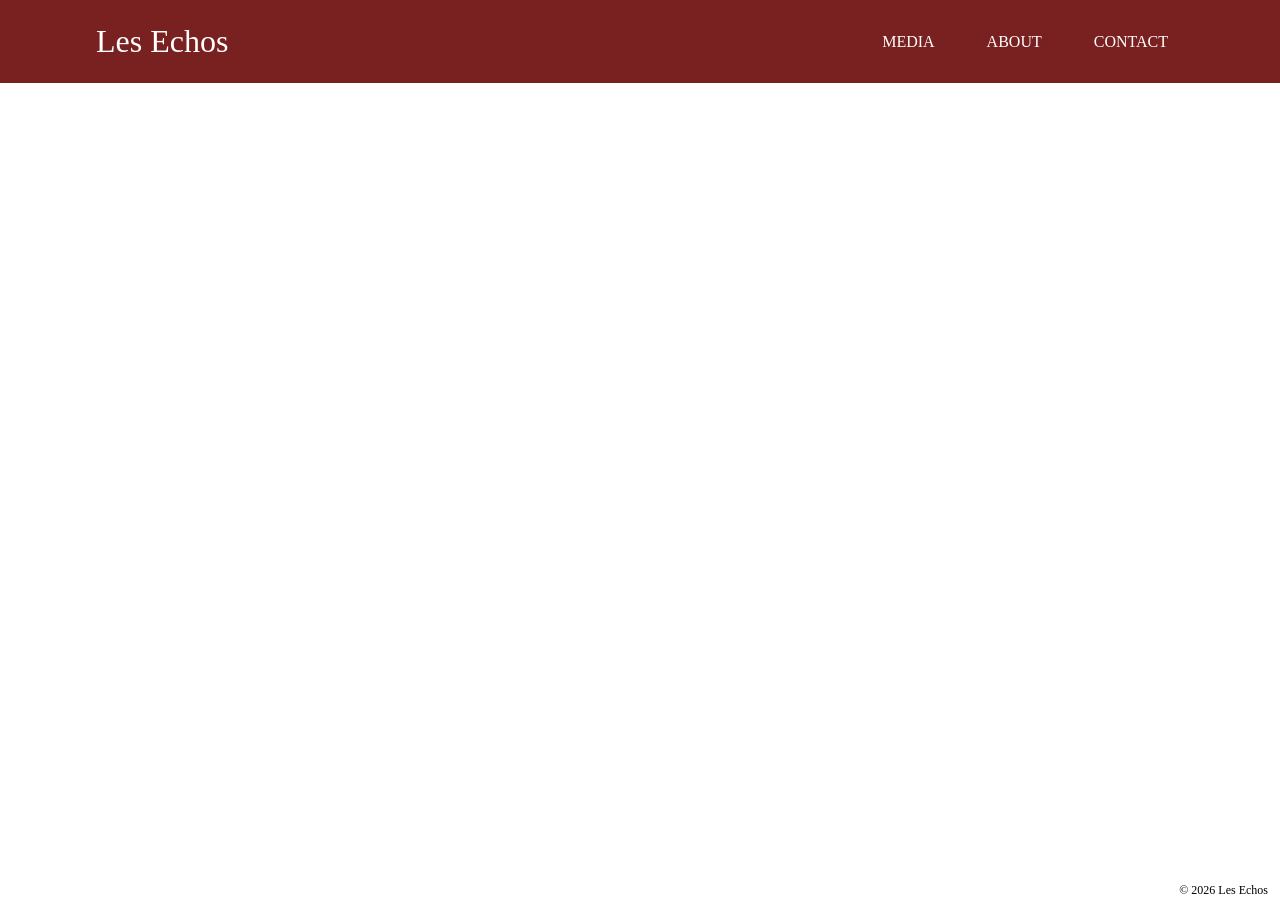
<file: index.html>
<!DOCTYPE html>
<html lang="en">
<head>
    <meta charset="UTF-8">
    <meta name="viewport" content="width=device-width, initial-scale=1.0">
    <title>Les Echos</title>
    <meta name="description" content="Les Echos is a Baroque ensemble performing chamber music for two bass viols.">
    <meta http-equiv="refresh" content="0; url=media/">
    <link rel="canonical" href="https://lesechosmusic.com/media/">
    <meta property="og:type" content="website">
    <meta property="og:title" content="Les Echos">
    <meta property="og:description" content="Les Echos is a Baroque ensemble performing chamber music for two bass viols.">
    <meta property="og:url" content="https://lesechosmusic.com/media/">
    <link rel="icon" type="image/svg+xml" href="favicon.svg">
    <link rel="icon" type="image/png" href="favicon.png">
</head>
<body>
    <p>Redirecting to <a href="media/">Media</a>&hellip;</p>
</body>
</html>
</file>
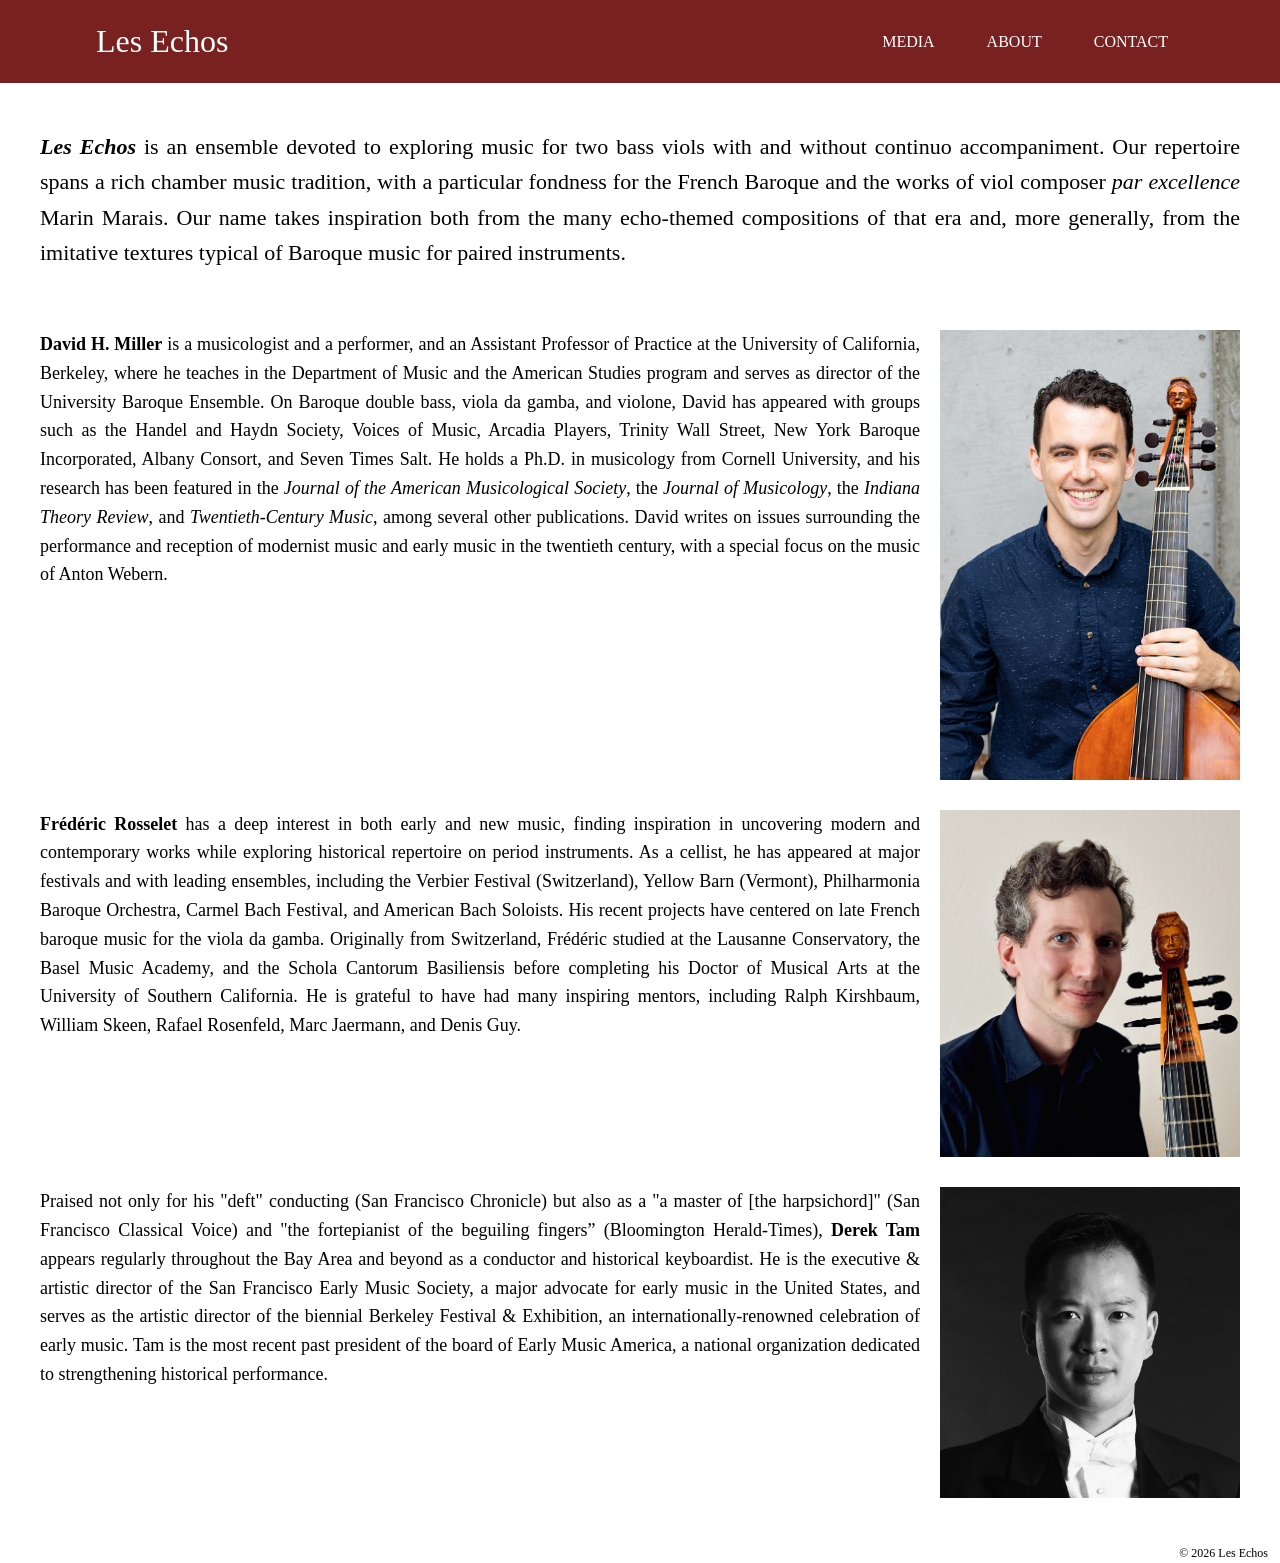
<file: about/index.html>
<!DOCTYPE html>
<html lang="en">
<head>
    <meta charset="UTF-8">
    <meta name="viewport" content="width=device-width, initial-scale=1.0">
    <title>Les Echos - About</title>
    <meta name="description" content="Meet the musicians of Les Echos: David H. Miller, Frédéric Rosselet, and Derek Tam, performing Baroque chamber music for two bass viols.">
    <link rel="canonical" href="https://lesechosmusic.com/about/">
    <meta property="og:type" content="website">
    <meta property="og:title" content="Les Echos - About">
    <meta property="og:description" content="Meet the musicians of Les Echos: David H. Miller, Frédéric Rosselet, and Derek Tam, performing Baroque chamber music for two bass viols.">
    <meta property="og:url" content="https://lesechosmusic.com/about/">
    <link rel="stylesheet" href="../assets/css/style.css">
    <link rel="icon" type="image/svg+xml" href="../favicon.svg">
    <link rel="icon" type="image/png" href="../favicon.png">
</head>
<body>
<header>
    <div class="header-content">
        <p><a href="../media/">Les Echos</a></p>
        <button class="nav-toggle" aria-label="Toggle navigation" aria-expanded="false" aria-controls="site-nav">
            <span></span>
            <span></span>
            <span></span>
        </button>
        <nav>
            <ul id="site-nav">
                <li><a href="../media/">MEDIA</a></li>
                <li><a href="../about/">ABOUT</a></li>
                <li><a href="../contact/">CONTACT</a></li>
            </ul>
        </nav>
    </div>
</header>
<main>
    <div class="about-content">
        <h1 class="sr-only">About</h1>
        <p class="about-intro">
            <b><i>Les Echos</i></b> is an ensemble devoted to exploring music for two bass viols with and without continuo accompaniment. Our repertoire spans a rich chamber music tradition, with a particular fondness for the French Baroque and the works of viol composer <i>par excellence</i> Marin Marais. Our name takes inspiration both from the many echo-themed compositions of that era and, more generally, from the imitative textures typical of Baroque music for paired instruments.
        </p>
        <div class="about-image-and-bio">
            <div class="about-image-and-credit">
                <img class="about-image" src="../assets/images/david_miller.jpeg" alt="David H. Miller">
            </div>
            <p class="about-bio">
               <b>David H. Miller</b> is a musicologist and a performer, and an Assistant Professor of Practice at the University of California, Berkeley, where he teaches in the Department of Music and the American Studies program and serves as director of the University Baroque Ensemble. On Baroque double bass, viola da gamba, and violone, David has appeared with groups such as the Handel and Haydn Society, Voices of Music, Arcadia Players, Trinity Wall Street, New York Baroque Incorporated, Albany Consort, and Seven Times Salt. He holds a Ph.D. in musicology from Cornell University, and his research has been featured in the <em>Journal of the American Musicological Society</em>, the <em>Journal of Musicology</em>, the <em>Indiana Theory Review</em>, and <em>Twentieth-Century Music</em>, among several other publications. David writes on issues surrounding the performance and reception of modernist music and early music in the twentieth century, with a special focus on the music of Anton Webern.
            </p>
        </div>
        <div class="about-image-and-bio">
            <div class="about-image-and-credit">
                <img class="about-image" src="../assets/images/frederic_rosselet.jpeg" alt="Frederic Rosselet">
            </div>
            <p class="about-bio">
                <b>Frédéric Rosselet</b> has a deep interest in both early and new music, finding inspiration in uncovering modern and contemporary works while exploring historical repertoire on period instruments. As a cellist, he has appeared at major festivals and with leading ensembles, including the Verbier Festival (Switzerland), Yellow Barn (Vermont), Philharmonia Baroque Orchestra, Carmel Bach Festival, and American Bach Soloists. His recent projects have centered on late French baroque music for the viola da gamba. Originally from Switzerland, Frédéric studied at the Lausanne Conservatory, the Basel Music Academy, and the Schola Cantorum Basiliensis before completing his Doctor of Musical Arts at the University of Southern California. He is grateful to have had many inspiring mentors, including Ralph Kirshbaum, William Skeen, Rafael Rosenfeld, Marc Jaermann, and Denis Guy.
            </p>
        </div>
        <div class="about-image-and-bio">
            <div class="about-image-and-credit">
                <img class="about-image" src="../assets/images/derek_tam.jpeg" alt="Derek Tam">
            </div>
            <p class="about-bio">
                Praised not only for his "deft" conducting (San Francisco Chronicle) but also as a "a master of [the harpsichord]" (San Francisco Classical Voice) and "the fortepianist of the beguiling fingers” (Bloomington Herald-Times), <b>Derek Tam</b> appears regularly throughout the Bay Area and beyond as a conductor and historical keyboardist. He is the executive & artistic director of the San Francisco Early Music Society, a major advocate for early music in the United States, and serves as the artistic director of the biennial Berkeley Festival & Exhibition, an internationally-renowned celebration of early music. Tam is the most recent past president of the board of Early Music America, a national organization dedicated to strengthening historical performance.
            </p>
        </div>
    </div>
</main>
<script src="../assets/js/nav.js"></script>
<footer>
    <p>&copy; 2026 Les Echos</p>
</footer>
</body>
</html>
</file>
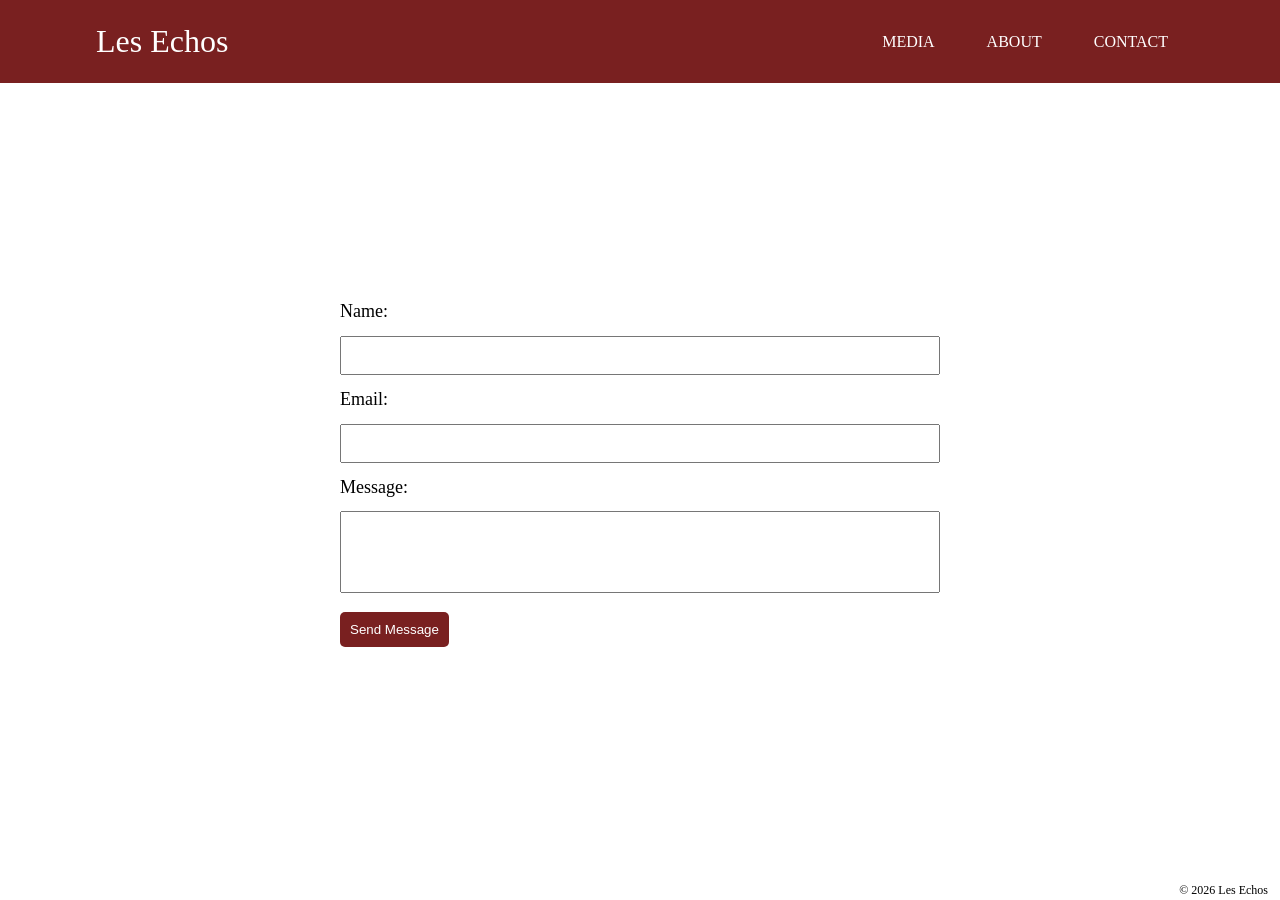
<file: contact/index.html>
<!DOCTYPE html>
<html lang="en">
<head>
    <meta charset="UTF-8">
    <meta name="viewport" content="width=device-width, initial-scale=1.0">
    <title>Les Echos - Contact</title>
    <meta name="description" content="Get in touch with Les Echos for bookings, questions, or collaboration inquiries.">
    <link rel="canonical" href="https://lesechosmusic.com/contact/">
    <meta property="og:type" content="website">
    <meta property="og:title" content="Les Echos - Contact">
    <meta property="og:description" content="Get in touch with Les Echos for bookings, questions, or collaboration inquiries.">
    <meta property="og:url" content="https://lesechosmusic.com/contact/">
    <link rel="stylesheet" href="../assets/css/style.css">
    <link rel="icon" type="image/svg+xml" href="../favicon.svg">
    <link rel="icon" type="image/png" href="../favicon.png">
</head>
<body>
<header>
    <div class="header-content">
        <p><a href="../media/">Les Echos</a></p>
        <button class="nav-toggle" aria-label="Toggle navigation" aria-expanded="false" aria-controls="site-nav">
            <span></span>
            <span></span>
            <span></span>
        </button>
        <nav>
            <ul id="site-nav">
                <li><a href="../media/">MEDIA</a></li>
                <li><a href="../about/">ABOUT</a></li>
                <li><a href="../contact/">CONTACT</a></li>
            </ul>
        </nav>
    </div>
</header>
<main>
    <div class="contact-content">
        <h1 class="sr-only">Contact</h1>
        <form id="contact-form">
            <input type="hidden" name="access_key" value="061ca041-07e9-438d-af1f-0b80d8b38d9c">
            <input type="checkbox" name="botcheck" style="display: none;">

            <label for="name">Name:</label>
            <input type="text" id="name" name="name" required>

            <label for="email">Email:</label>
            <input type="email" id="email" name="email" required>

            <label for="message">Message:</label>
            <textarea id="message" name="message" rows="4" maxlength="500" required></textarea>

            <button type="submit">Send Message</button>
            <p id="contact-status"></p>
        </form>
    </div>
</main>
<script src="../assets/js/contact.js"></script>
<script src="../assets/js/nav.js"></script>
<footer>
    <p>&copy; 2026 Les Echos</p>
</footer>
</body>
</html>
</file>
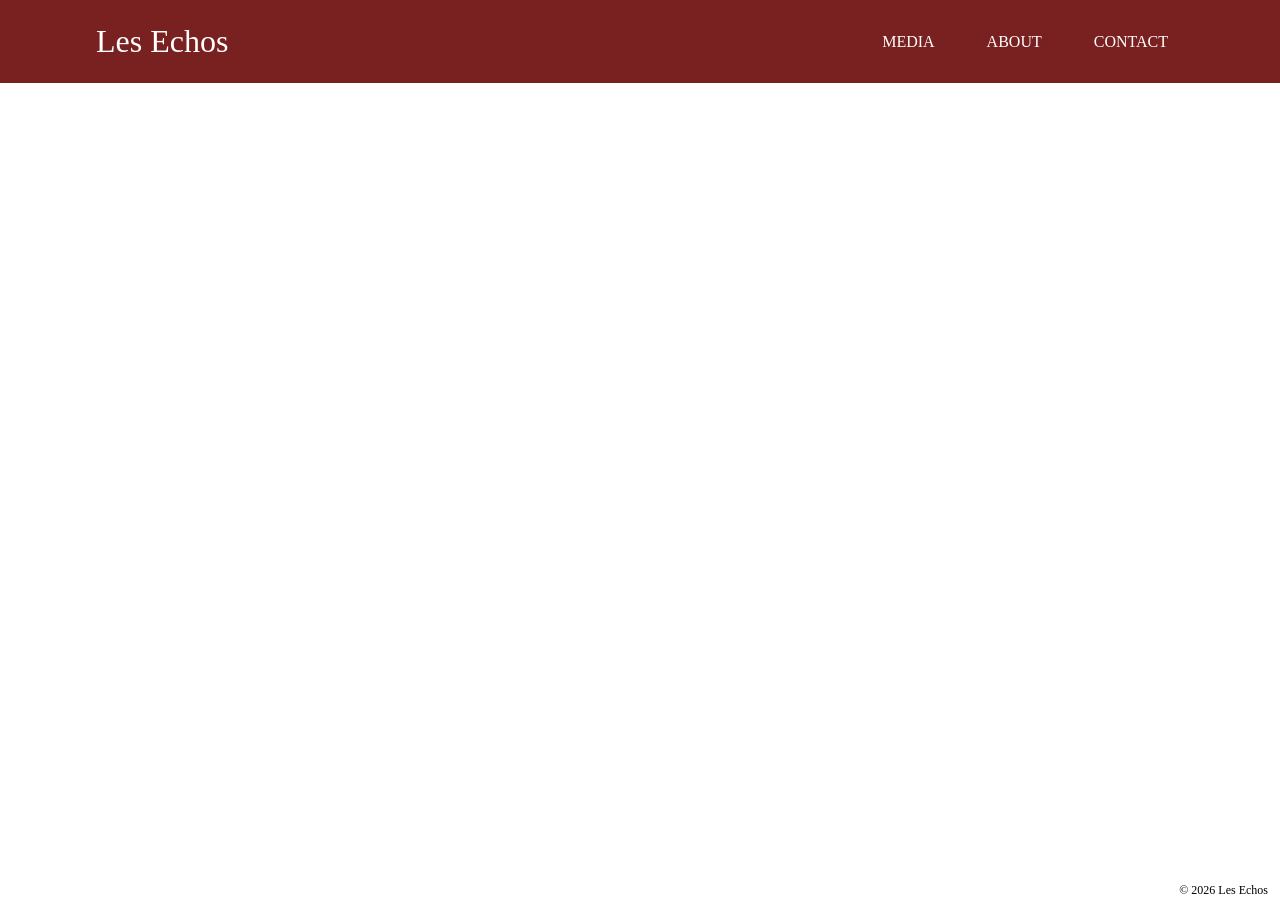
<file: media/index.html>
<!DOCTYPE html>
<html lang="en">
<head>
    <meta charset="UTF-8">
    <meta name="viewport" content="width=device-width, initial-scale=1.0">
    <title>Les Echos - Media</title>
    <meta name="description" content="Watch and listen to Les Echos, a Baroque ensemble performing chamber music for two bass viols.">
    <link rel="canonical" href="https://lesechosmusic.com/media/">
    <meta property="og:type" content="website">
    <meta property="og:title" content="Les Echos - Media">
    <meta property="og:description" content="Watch and listen to Les Echos, a Baroque ensemble performing chamber music for two bass viols.">
    <meta property="og:url" content="https://lesechosmusic.com/media/">
    <link rel="stylesheet" href="../assets/css/style.css">
    <link rel="icon" type="image/svg+xml" href="../favicon.svg">
    <link rel="icon" type="image/png" href="../favicon.png">
    <script type="application/ld+json">
    {
        "@context": "https://schema.org",
        "@type": "MusicGroup",
        "name": "Les Echos",
        "url": "https://lesechosmusic.com/media/",
        "logo": "https://lesechosmusic.com/favicon.png",
        "image": "https://lesechosmusic.com/favicon.png",
        "description": "Les Echos is a Baroque ensemble performing chamber music for two bass viols, with a particular fondness for the French Baroque and the works of Marin Marais.",
        "genre": ["Baroque music", "Chamber music", "Early music"],
        "member": [
            { "@type": "Person", "name": "David H. Miller" },
            { "@type": "Person", "name": "Frédéric Rosselet" },
            { "@type": "Person", "name": "Derek Tam" }
        ]
    }
    </script>
</head>
<body>
<header>
    <div class="header-content">
        <p><a href="../media/">Les Echos</a></p>
        <button class="nav-toggle" aria-label="Toggle navigation" aria-expanded="false" aria-controls="site-nav">
            <span></span>
            <span></span>
            <span></span>
        </button>
        <nav>
            <ul id="site-nav">
                <li><a href="../media/">MEDIA</a></li>
                <li><a href="../about/">ABOUT</a></li>
                <li><a href="../contact/">CONTACT</a></li>
            </ul>
        </nav>
    </div>
</header>
<main>
    <div class="media-content">
        <h1 class="sr-only">Les Echos</h1>
        <p class="sr-only">Baroque chamber music for two bass viols</p>
        <div class="media-video">
            <div class="media-video-grid">
                <iframe src="https://www.youtube.com/embed/cWnDBhJ1y2w" allowfullscreen></iframe>
                <iframe src="https://www.youtube.com/embed/k7lZwi90toE" allowfullscreen></iframe>
            </div>
        </div>
    </div>
</main>
<script src="../assets/js/nav.js"></script>
<footer>
    <p>&copy; 2026 Les Echos</p>
</footer>
</body>
</html>
</file>
<file: assets/css/style.css>
* {
    margin: 0;
    padding: 0;
    box-sizing: border-box;
}

.sr-only {
    position: absolute;
    width: 1px;
    height: 1px;
    padding: 0;
    margin: -1px;
    overflow: hidden;
    clip: rect(0, 0, 0, 0);
    white-space: nowrap;
    border: 0;
}

/* body */
body {
    font-family: Baskerville;
    display: flex;
    flex-direction: column;
    min-height: 100vh;
    line-height: 1.6;
    margin: 0;
    padding: 0;
    overflow-x: hidden;
}

/* navigation */
header {
    position: sticky;
    top: 0;
    width: 100%;
    background-color: white;
}

.header-content {
    display: flex;
    justify-content: space-between;
    align-items: center;
    width: 100%;
    height: 100%;
    background-color: #6a0707e5;
    color: white;
    padding: 1rem 6rem;
}

header p {
    font-size: 32px;
    white-space: nowrap;
}

header a {
    color: white;
}

nav ul {
    list-style: none;
    display: flex;
    flex-wrap: wrap;
    justify-content: center;
    gap: 20px;
}

nav ul li a {
    color: white;
    text-decoration: none;
    padding: 0.5rem 1rem;
}

nav ul li a:hover {
    background: #5e0404e5;
    border-radius: 5px;
}

a {
    text-decoration: none;
    cursor: pointer;
}

.nav-toggle {
    display: none;
    flex-direction: column;
    justify-content: center;
    gap: 5px;
    background: none;
    border: none;
    cursor: pointer;
    padding: 0.5rem;
}

.nav-toggle span {
    display: block;
    width: 26px;
    height: 3px;
    background-color: white;
    border-radius: 2px;
    transition: transform 0.35s ease, opacity 0.35s ease;
}

.nav-toggle[aria-expanded="true"] span:nth-child(1) {
    transform: translateY(8px) rotate(45deg);
}

.nav-toggle[aria-expanded="true"] span:nth-child(2) {
    opacity: 0;
}

.nav-toggle[aria-expanded="true"] span:nth-child(3) {
    transform: translateY(-8px) rotate(-45deg);
}

@media (max-width: 768px) {
    .header-content {
        position: relative;
        padding: 1rem 1.5rem;
    }

    .nav-toggle {
        display: flex;
    }

    nav {
        position: absolute;
        top: 100%;
        left: 0;
        width: 100%;
    }

    nav ul {
        display: none;
        flex-direction: column;
        align-items: center;
        gap: 0;
        width: 100%;
        background-color: #6a0707e5;
        padding: 0.5rem 0;
    }

    nav ul.nav-open {
        display: flex;
    }
}

/* main content - common */
main {
    flex: 1;
    display: flex;
    flex-direction: column;
    align-items: center;
    padding: 1rem;
    overflow-y: auto;
    height: 100%;
    font-size: 18px;
    min-width: 300px;
}

h1 {
    margin-bottom: 1rem;
}

h2,
h3 {
    text-align: center;
}

img {
    width: 400px;
    max-width: 100%;
    height: auto;
}

main ul {
    display: flex;
    flex-direction: column;
    width: 100%;
    list-style: none;
}

iframe {
    width: 400px;
    max-width: 100%;
    height: 240px;
    max-height: 100%;
    border: none;
}

@media (max-width: 768px) {
    h1 {
        font-size: 24px;
        margin-bottom: 0;
    }
}

/* footer */
footer {
    align-self: flex-end;
    font-size: 12px;
    color: black;
    padding-right: 12px;
}

/* Home page */
.home-content {
    height: 100%;
    width: 100%;
    padding: 5%;
    display: flex;
    flex-direction: column;
    align-items: center;
    justify-content: center;
}

.home-image {
    width: 900px;
}

/* Media page */
.media-content {
    display: flex;
    flex-direction: column;
    align-items: center;
}

/* .media-content a {
    color: #b43807;
}

.media-content a:hover {
    color: #800000;
} */

.media-audio-subtitle,
.media-video-subtitle,
.media-photos-subtitle {
    margin: 40px 0 20px;
}

.media-audio {
    display: flex;
    flex-direction: column;
    align-items: center;
}

.media-audio-list {
    display: flex;
    flex-direction: column;
    gap: 20px;
    align-items: center;
}

.media-audio-caption {
    text-align: center;
}

.media-video-grid,
.media-photos-grid {
    max-width: 1500px;
    margin-top: 30px;
    display: flex;
    flex-wrap: wrap;
    justify-content: center;
    align-items: center;
    gap: 20px;
    margin-bottom: 40px;
}

.media-photo,
.media-photo-3x2 {
    display: flex;
    flex-direction: column;
    align-items: center;
}

.media-photo img,
.media-photo-3x2 img {
    width: 600px;
    margin: 1rem 1rem 0;
}

.media-photo span,
.media-photo-3x2 span {
    font-size: 14px;
}

/* About page */
.about-content {
    display: flex;
    flex-direction: column;
    align-items: center;
}

.about-intro {
    max-width: 1200px;
    margin-top: 30px;
    margin-bottom: 60px;
    text-align: justify;
    font-size: 22px;
}

.about-image-and-bio {
    max-width: 1200px;
    margin-bottom: 30px;
}

.about-image-and-credit {
    float: right;
    margin: 0 0 0 20px;
    height: auto;
    display: flex;
    flex-direction: column;
    align-items: flex-end;
}

.about-image {
    width: 300px;
    margin: 0;
}

.about-credit {
    font-size: 10px;
}

.about-bio {
    text-align: justify;
}

@media (max-width: 768px) {
    .about-content {
        margin-top: 20px;
    }

    .about-image-and-bio {
        display: flex;
        flex-direction: column;
        align-items: center;
    }

    .about-image-and-credit {
        float: none;
        margin: 0 0 20px 0;
    }
}

/* Contact page */
.contact-content {
    max-width: 600px;
    margin: auto;
}

.contact-content input,
.contact-content textarea {
    width: 100%;
    padding: 10px;
    margin: 10px 0;
    resize: none;
}

.contact-content button {
    background: #6a0707e5;
    color: white;
    padding: 10px;
    border: none;
    cursor: pointer;
    border-radius: 5px;
}

.contact-content button:hover {
    background: #5e0404e5;
}

.contact-content button:disabled {
    opacity: 0.6;
    cursor: default;
}

#contact-status {
    height: 20px;
}

#contact-status.success {
    color: #2a7a2a;
}

#contact-status.error {
    color: #6a0707e5;
}
</file>
